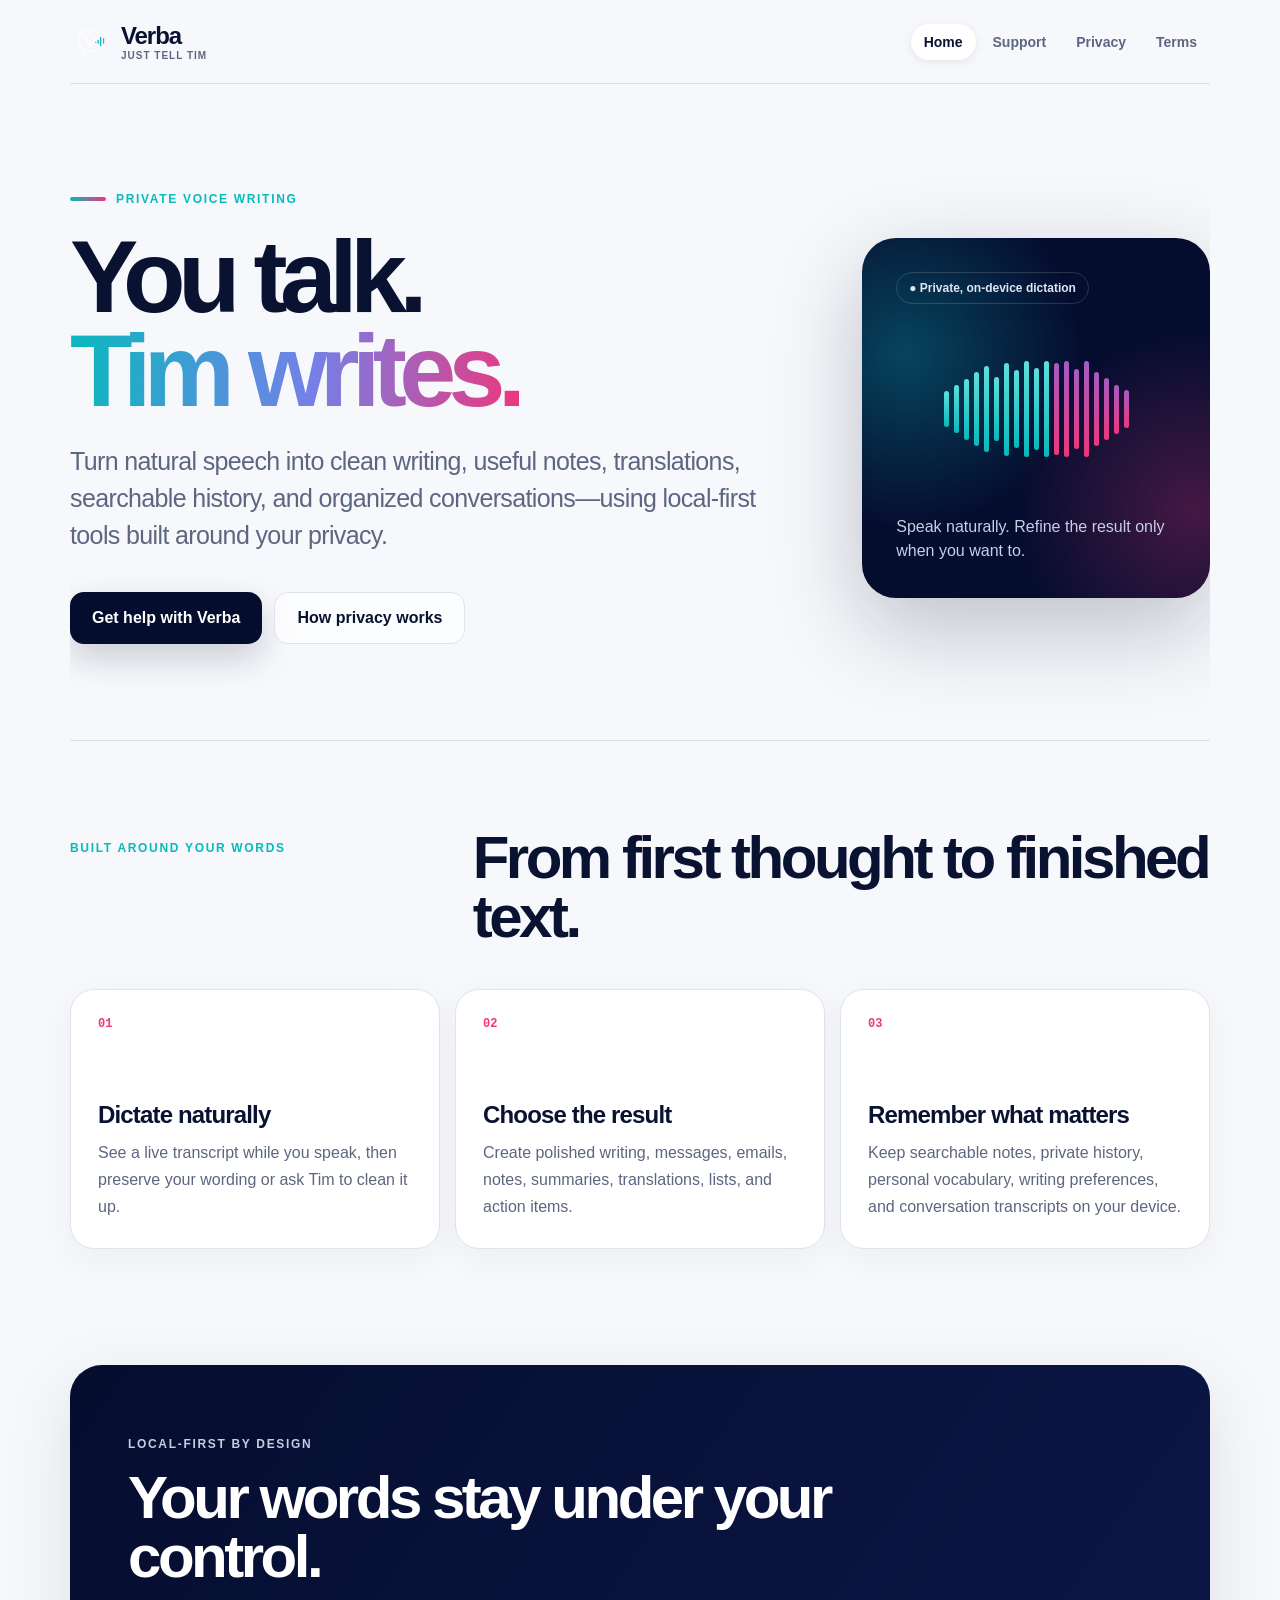
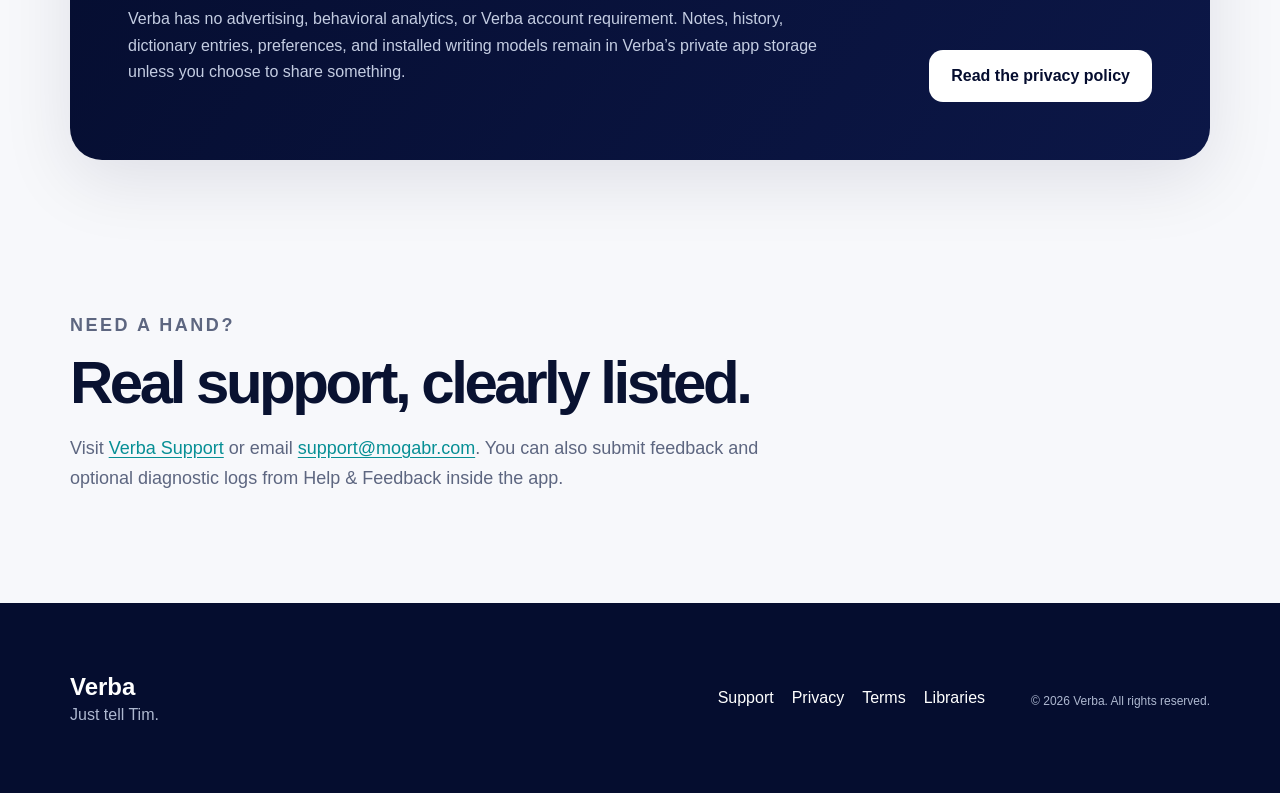
<file: index.html>
<!doctype html>
<html lang="en">
<head>
  <meta charset="utf-8">
  <meta name="viewport" content="width=device-width,initial-scale=1">
  <meta name="description" content="Verba: Just Tell Tim — private, local-first dictation and writing for iPhone and iPad.">
  <meta name="theme-color" content="#050d2f">
  <title>Verba — Just Tell Tim</title>
  <link rel="icon" href="verba-mark.png">
  <link rel="stylesheet" href="styles.css">
</head>
<body>
  <header class="site-header shell">
    <a class="brand" href="./"><img src="verba-mark.png" alt=""><span>Verba<small>Just Tell Tim</small></span></a>
    <nav aria-label="Primary navigation"><a class="active" href="./">Home</a><a href="support/">Support</a><a href="privacy/">Privacy</a><a href="terms/">Terms</a></nav>
  </header>
  <main>
    <section class="hero shell">
      <div class="hero-grid">
        <div>
          <div class="eyebrow">Private voice writing</div>
          <h1>You talk.<br><span class="gradient-text">Tim writes.</span></h1>
          <p class="lede">Turn natural speech into clean writing, useful notes, translations, searchable history, and organized conversations—using local-first tools built around your privacy.</p>
          <div class="actions"><a class="button primary" href="support/">Get help with Verba</a><a class="button secondary" href="privacy/">How privacy works</a></div>
        </div>
        <div class="wave-card" aria-label="Verba sound wave illustration">
          <span class="privacy-pill">● Private, on-device dictation</span>
          <div class="wave" aria-hidden="true"><i style="--h:18"></i><i style="--h:30"></i><i style="--h:43"></i><i style="--h:56"></i><i style="--h:68"></i><i style="--h:46"></i><i style="--h:75"></i><i style="--h:60"></i><i style="--h:86"></i><i style="--h:64"></i><i style="--h:94"></i><i style="--h:74"></i><i style="--h:88"></i><i style="--h:62"></i><i style="--h:78"></i><i style="--h:56"></i><i style="--h:44"></i><i style="--h:31"></i><i style="--h:20"></i></div>
          <p>Speak naturally. Refine the result only when you want to.</p>
        </div>
      </div>
    </section>
    <section class="section shell">
      <div class="section-heading"><p class="kicker">Built around your words</p><h2>From first thought to finished text.</h2></div>
      <div class="card-grid">
        <article class="card"><span class="card-number">01</span><h3>Dictate naturally</h3><p>See a live transcript while you speak, then preserve your wording or ask Tim to clean it up.</p></article>
        <article class="card"><span class="card-number">02</span><h3>Choose the result</h3><p>Create polished writing, messages, emails, notes, summaries, translations, lists, and action items.</p></article>
        <article class="card"><span class="card-number">03</span><h3>Remember what matters</h3><p>Keep searchable notes, private history, personal vocabulary, writing preferences, and conversation transcripts on your device.</p></article>
      </div>
    </section>
    <section class="callout shell"><div><p class="kicker">Local-first by design</p><h2>Your words stay under your control.</h2><p>Verba has no advertising, behavioral analytics, or Verba account requirement. Notes, history, dictionary entries, preferences, and installed writing models remain in Verba’s private app storage unless you choose to share something.</p></div><a class="button" href="privacy/">Read the privacy policy</a></section>
    <section class="contact shell"><p class="kicker">Need a hand?</p><h2>Real support, clearly listed.</h2><p>Visit <a href="support/">Verba Support</a> or email <a href="mailto:support@mogabr.com">support@mogabr.com</a>. You can also submit feedback and optional diagnostic logs from Help &amp; Feedback inside the app.</p></section>
  </main>
  <footer><div class="footer-inner shell"><div><strong>Verba</strong><p>Just tell Tim.</p></div><div class="footer-links"><a href="support/">Support</a><a href="privacy/">Privacy</a><a href="terms/">Terms</a><a href="licenses/">Libraries</a></div><p class="copyright">© 2026 Verba. All rights reserved.</p></div></footer>
</body>
</html>
</file>
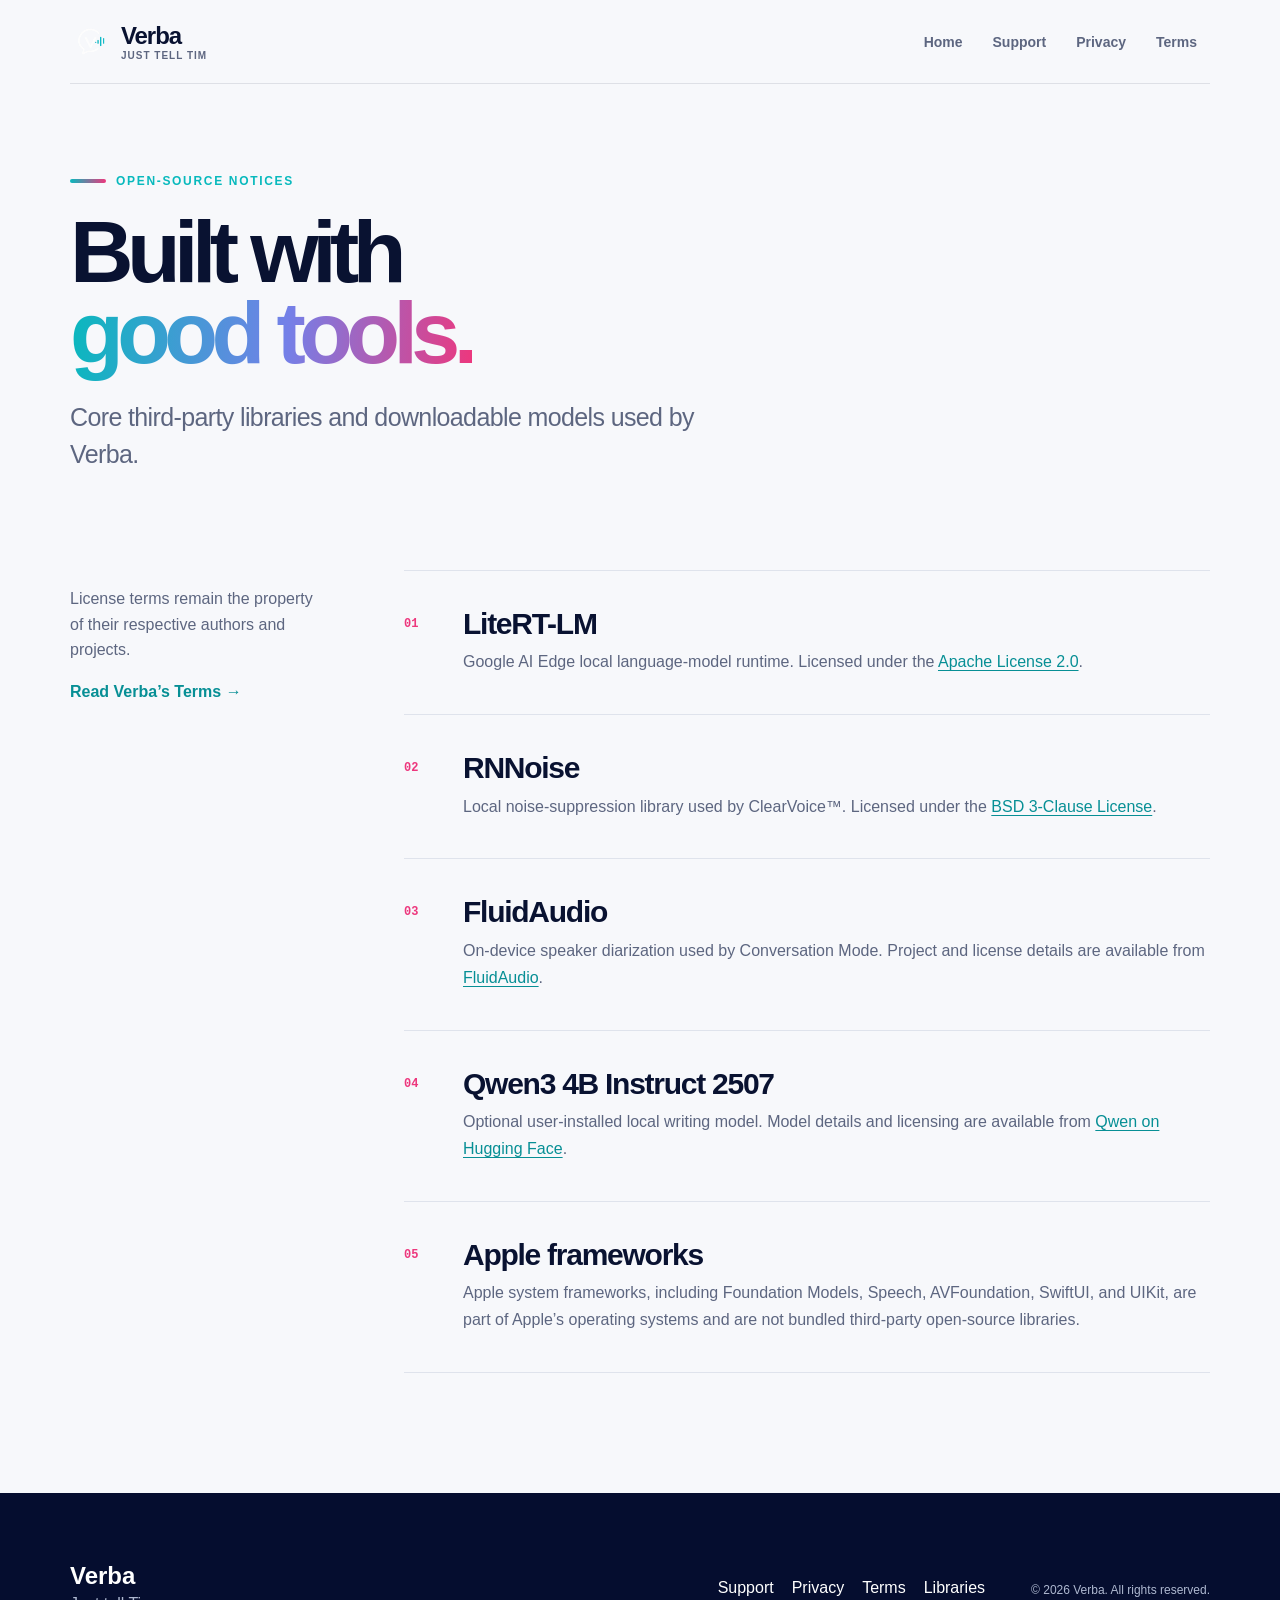
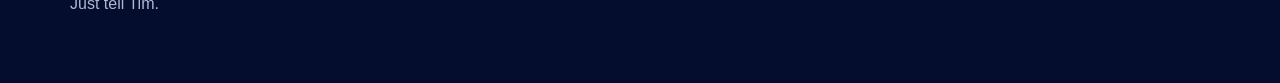
<file: licenses/index.html>
<!doctype html>
<html lang="en">
<head><meta charset="utf-8"><meta name="viewport" content="width=device-width,initial-scale=1"><meta name="description" content="Third-party software and model notices for Verba."><title>Third-Party Libraries — Verba</title><link rel="icon" href="../verba-mark.png"><link rel="stylesheet" href="../styles.css"></head>
<body>
  <header class="site-header shell"><a class="brand" href="../"><img src="../verba-mark.png" alt=""><span>Verba<small>Just Tell Tim</small></span></a><nav><a href="../">Home</a><a href="../support/">Support</a><a href="../privacy/">Privacy</a><a href="../terms/">Terms</a></nav></header>
  <main>
    <section class="policy-hero shell"><div class="eyebrow">Open-source notices</div><h1>Built with<br><span class="gradient-text">good tools.</span></h1><p class="lede">Core third-party libraries and downloadable models used by Verba.</p></section>
    <div class="policy-layout shell"><aside><p>License terms remain the property of their respective authors and projects.</p><p><a href="../terms/">Read Verba’s Terms →</a></p></aside>
      <article class="prose">
        <section><span>01</span><div><h2>LiteRT-LM</h2><p>Google AI Edge local language-model runtime. Licensed under the <a href="https://www.apache.org/licenses/LICENSE-2.0">Apache License 2.0</a>.</p></div></section>
        <section><span>02</span><div><h2>RNNoise</h2><p>Local noise-suppression library used by ClearVoice™. Licensed under the <a href="https://github.com/xiph/rnnoise/blob/main/COPYING">BSD 3-Clause License</a>.</p></div></section>
        <section><span>03</span><div><h2>FluidAudio</h2><p>On-device speaker diarization used by Conversation Mode. Project and license details are available from <a href="https://github.com/FluidInference/FluidAudio">FluidAudio</a>.</p></div></section>
        <section><span>04</span><div><h2>Qwen3 4B Instruct 2507</h2><p>Optional user-installed local writing model. Model details and licensing are available from <a href="https://huggingface.co/Qwen/Qwen3-4B-Instruct-2507">Qwen on Hugging Face</a>.</p></div></section>
        <section><span>05</span><div><h2>Apple frameworks</h2><p>Apple system frameworks, including Foundation Models, Speech, AVFoundation, SwiftUI, and UIKit, are part of Apple’s operating systems and are not bundled third-party open-source libraries.</p></div></section>
      </article>
    </div>
  </main>
  <footer><div class="footer-inner shell"><div><strong>Verba</strong><p>Just tell Tim.</p></div><div class="footer-links"><a href="../support/">Support</a><a href="../privacy/">Privacy</a><a href="../terms/">Terms</a><a href="./">Libraries</a></div><p class="copyright">© 2026 Verba. All rights reserved.</p></div></footer>
</body></html>
</file>
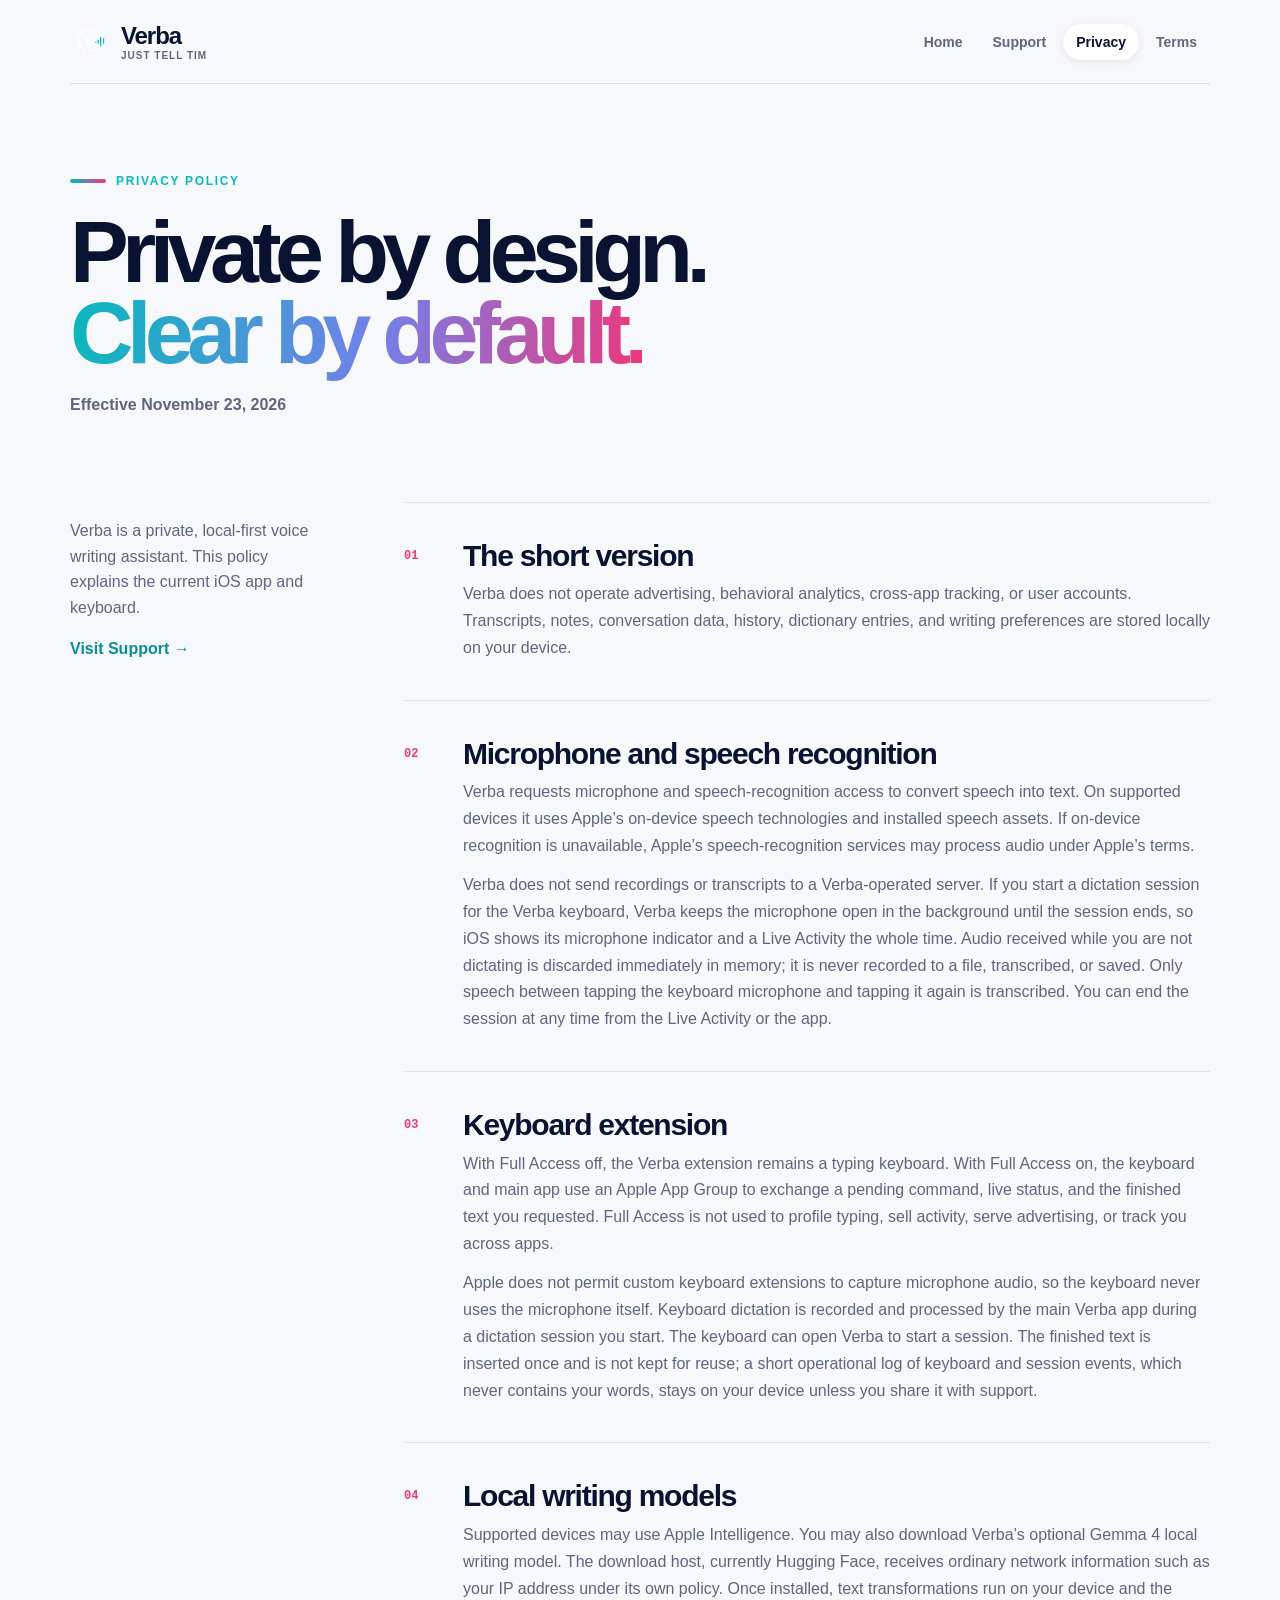
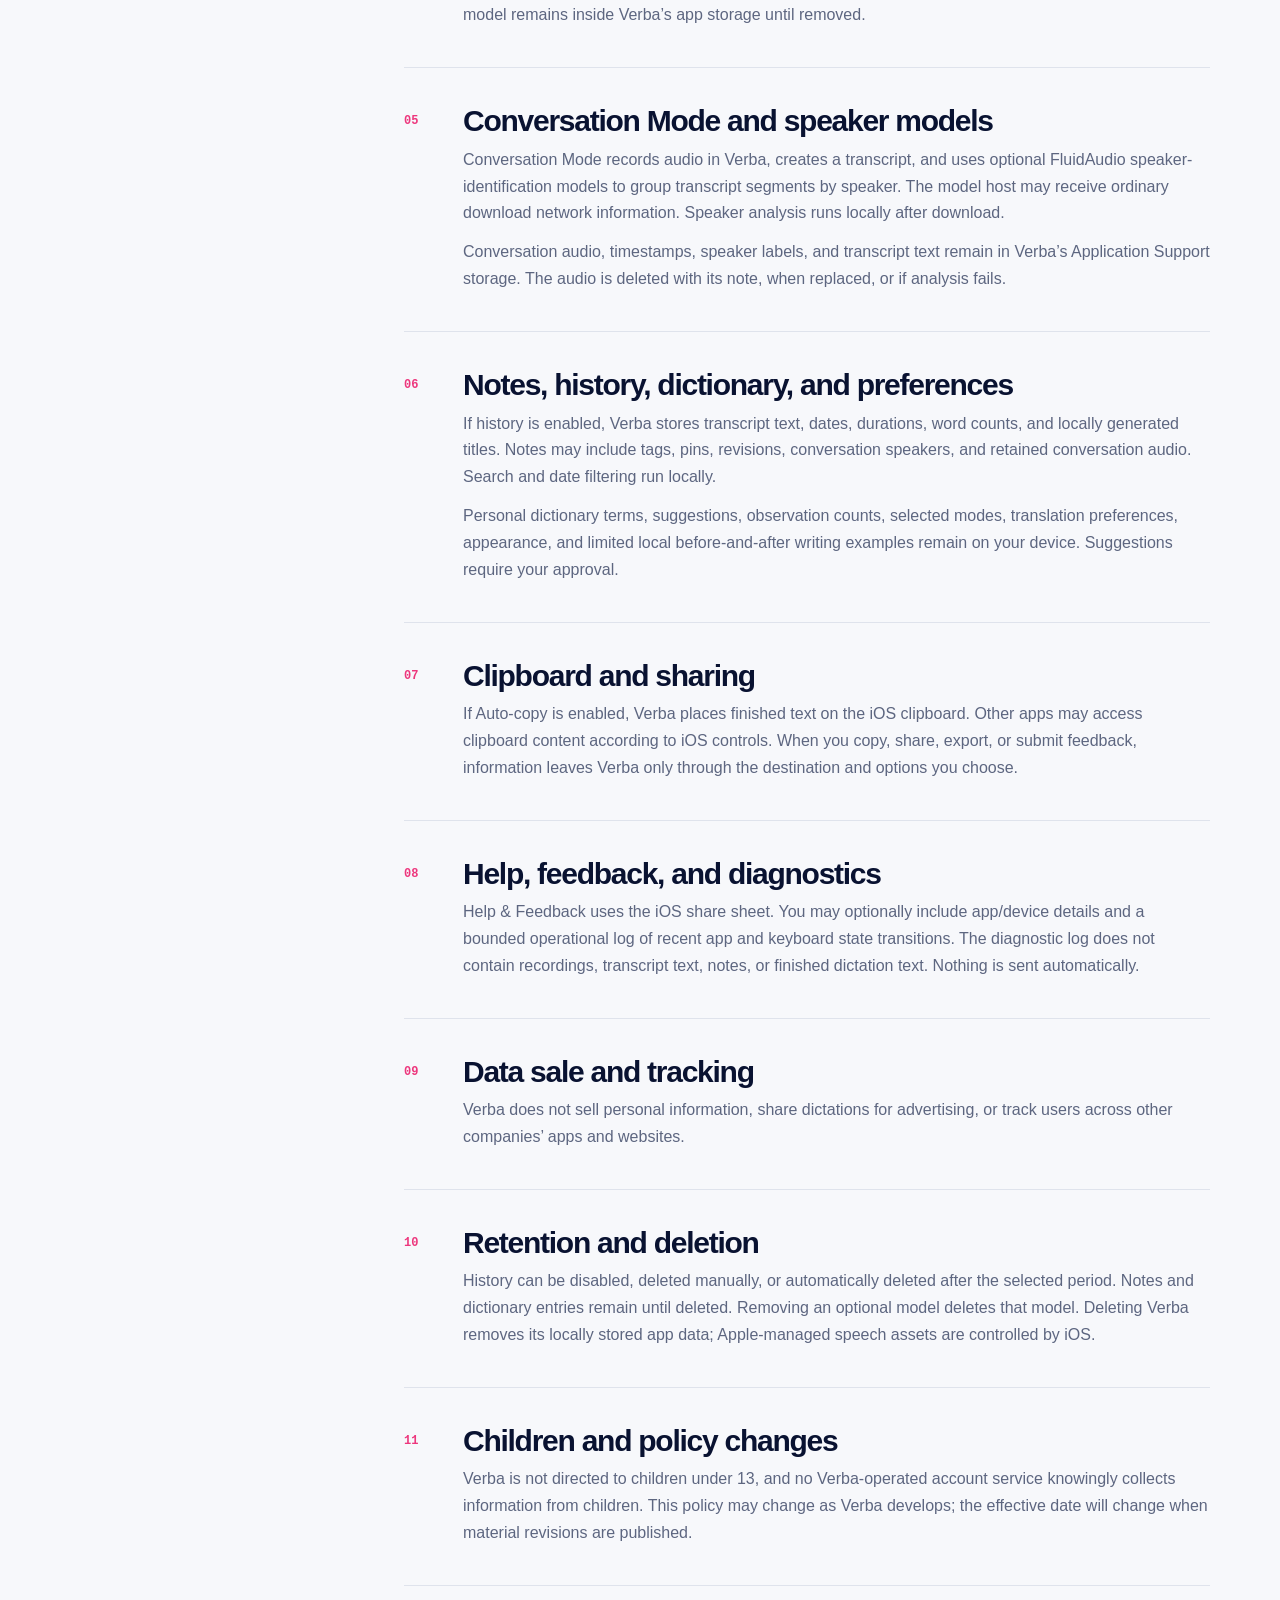
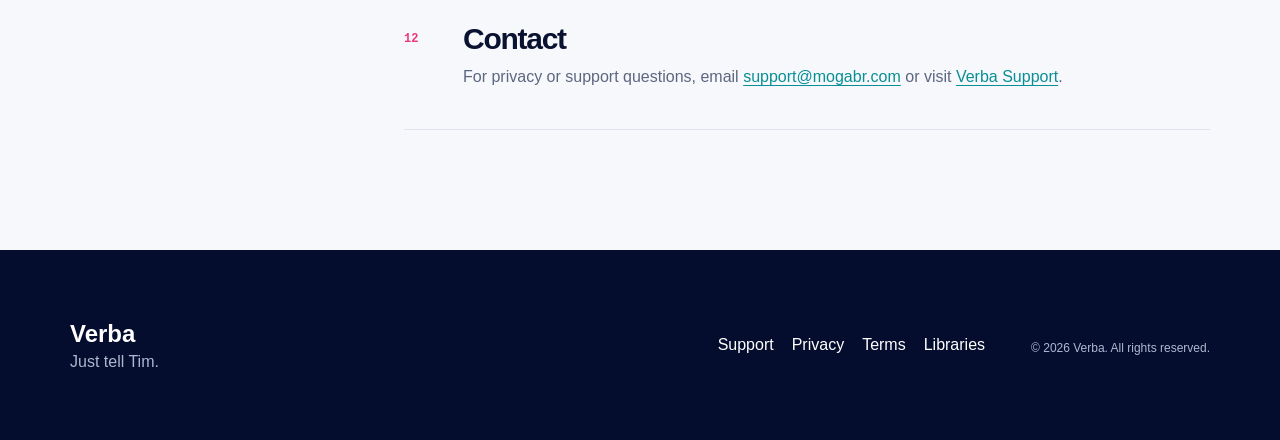
<file: privacy/index.html>
<!doctype html>
<html lang="en">
<head><meta charset="utf-8"><meta name="viewport" content="width=device-width,initial-scale=1"><meta name="description" content="Privacy Policy for Verba: Just Tell Tim."><title>Privacy Policy — Verba</title><link rel="icon" href="../verba-mark.png"><link rel="stylesheet" href="../styles.css"></head>
<body>
  <header class="site-header shell"><a class="brand" href="../"><img src="../verba-mark.png" alt=""><span>Verba<small>Just Tell Tim</small></span></a><nav><a href="../">Home</a><a href="../support/">Support</a><a class="active" href="./">Privacy</a><a href="../terms/">Terms</a></nav></header>
  <main>
    <section class="policy-hero shell"><div class="eyebrow">Privacy Policy</div><h1>Private by design.<br><span class="gradient-text">Clear by default.</span></h1><p class="legal-date">Effective November 23, 2026</p></section>
    <div class="policy-layout shell"><aside><p>Verba is a private, local-first voice writing assistant. This policy explains the current iOS app and keyboard.</p><p><a href="../support/">Visit Support →</a></p></aside>
      <article class="prose">
        <section><span>01</span><div><h2>The short version</h2><p>Verba does not operate advertising, behavioral analytics, cross-app tracking, or user accounts. Transcripts, notes, conversation data, history, dictionary entries, and writing preferences are stored locally on your device.</p></div></section>
        <section><span>02</span><div><h2>Microphone and speech recognition</h2><p>Verba requests microphone and speech-recognition access to convert speech into text. On supported devices it uses Apple’s on-device speech technologies and installed speech assets. If on-device recognition is unavailable, Apple’s speech-recognition services may process audio under Apple’s terms.</p><p>Verba does not send recordings or transcripts to a Verba-operated server. If you start a dictation session for the Verba keyboard, Verba keeps the microphone open in the background until the session ends, so iOS shows its microphone indicator and a Live Activity the whole time. Audio received while you are not dictating is discarded immediately in memory; it is never recorded to a file, transcribed, or saved. Only speech between tapping the keyboard microphone and tapping it again is transcribed. You can end the session at any time from the Live Activity or the app.</p></div></section>
        <section><span>03</span><div><h2>Keyboard extension</h2><p>With Full Access off, the Verba extension remains a typing keyboard. With Full Access on, the keyboard and main app use an Apple App Group to exchange a pending command, live status, and the finished text you requested. Full Access is not used to profile typing, sell activity, serve advertising, or track you across apps.</p><p>Apple does not permit custom keyboard extensions to capture microphone audio, so the keyboard never uses the microphone itself. Keyboard dictation is recorded and processed by the main Verba app during a dictation session you start. The keyboard can open Verba to start a session. The finished text is inserted once and is not kept for reuse; a short operational log of keyboard and session events, which never contains your words, stays on your device unless you share it with support.</p></div></section>
        <section><span>04</span><div><h2>Local writing models</h2><p>Supported devices may use Apple Intelligence. You may also download Verba’s optional Gemma 4 local writing model. The download host, currently Hugging Face, receives ordinary network information such as your IP address under its own policy. Once installed, text transformations run on your device and the model remains inside Verba’s app storage until removed.</p></div></section>
        <section><span>05</span><div><h2>Conversation Mode and speaker models</h2><p>Conversation Mode records audio in Verba, creates a transcript, and uses optional FluidAudio speaker-identification models to group transcript segments by speaker. The model host may receive ordinary download network information. Speaker analysis runs locally after download.</p><p>Conversation audio, timestamps, speaker labels, and transcript text remain in Verba’s Application Support storage. The audio is deleted with its note, when replaced, or if analysis fails.</p></div></section>
        <section><span>06</span><div><h2>Notes, history, dictionary, and preferences</h2><p>If history is enabled, Verba stores transcript text, dates, durations, word counts, and locally generated titles. Notes may include tags, pins, revisions, conversation speakers, and retained conversation audio. Search and date filtering run locally.</p><p>Personal dictionary terms, suggestions, observation counts, selected modes, translation preferences, appearance, and limited local before-and-after writing examples remain on your device. Suggestions require your approval.</p></div></section>
        <section><span>07</span><div><h2>Clipboard and sharing</h2><p>If Auto-copy is enabled, Verba places finished text on the iOS clipboard. Other apps may access clipboard content according to iOS controls. When you copy, share, export, or submit feedback, information leaves Verba only through the destination and options you choose.</p></div></section>
        <section><span>08</span><div><h2>Help, feedback, and diagnostics</h2><p>Help &amp; Feedback uses the iOS share sheet. You may optionally include app/device details and a bounded operational log of recent app and keyboard state transitions. The diagnostic log does not contain recordings, transcript text, notes, or finished dictation text. Nothing is sent automatically.</p></div></section>
        <section><span>09</span><div><h2>Data sale and tracking</h2><p>Verba does not sell personal information, share dictations for advertising, or track users across other companies’ apps and websites.</p></div></section>
        <section><span>10</span><div><h2>Retention and deletion</h2><p>History can be disabled, deleted manually, or automatically deleted after the selected period. Notes and dictionary entries remain until deleted. Removing an optional model deletes that model. Deleting Verba removes its locally stored app data; Apple-managed speech assets are controlled by iOS.</p></div></section>
        <section><span>11</span><div><h2>Children and policy changes</h2><p>Verba is not directed to children under 13, and no Verba-operated account service knowingly collects information from children. This policy may change as Verba develops; the effective date will change when material revisions are published.</p></div></section>
        <section><span>12</span><div><h2>Contact</h2><p>For privacy or support questions, email <a href="mailto:support@mogabr.com">support@mogabr.com</a> or visit <a href="../support/">Verba Support</a>.</p></div></section>
      </article>
    </div>
  </main>
  <footer><div class="footer-inner shell"><div><strong>Verba</strong><p>Just tell Tim.</p></div><div class="footer-links"><a href="../support/">Support</a><a href="./">Privacy</a><a href="../terms/">Terms</a><a href="../licenses/">Libraries</a></div><p class="copyright">© 2026 Verba. All rights reserved.</p></div></footer>
</body></html>
</file>
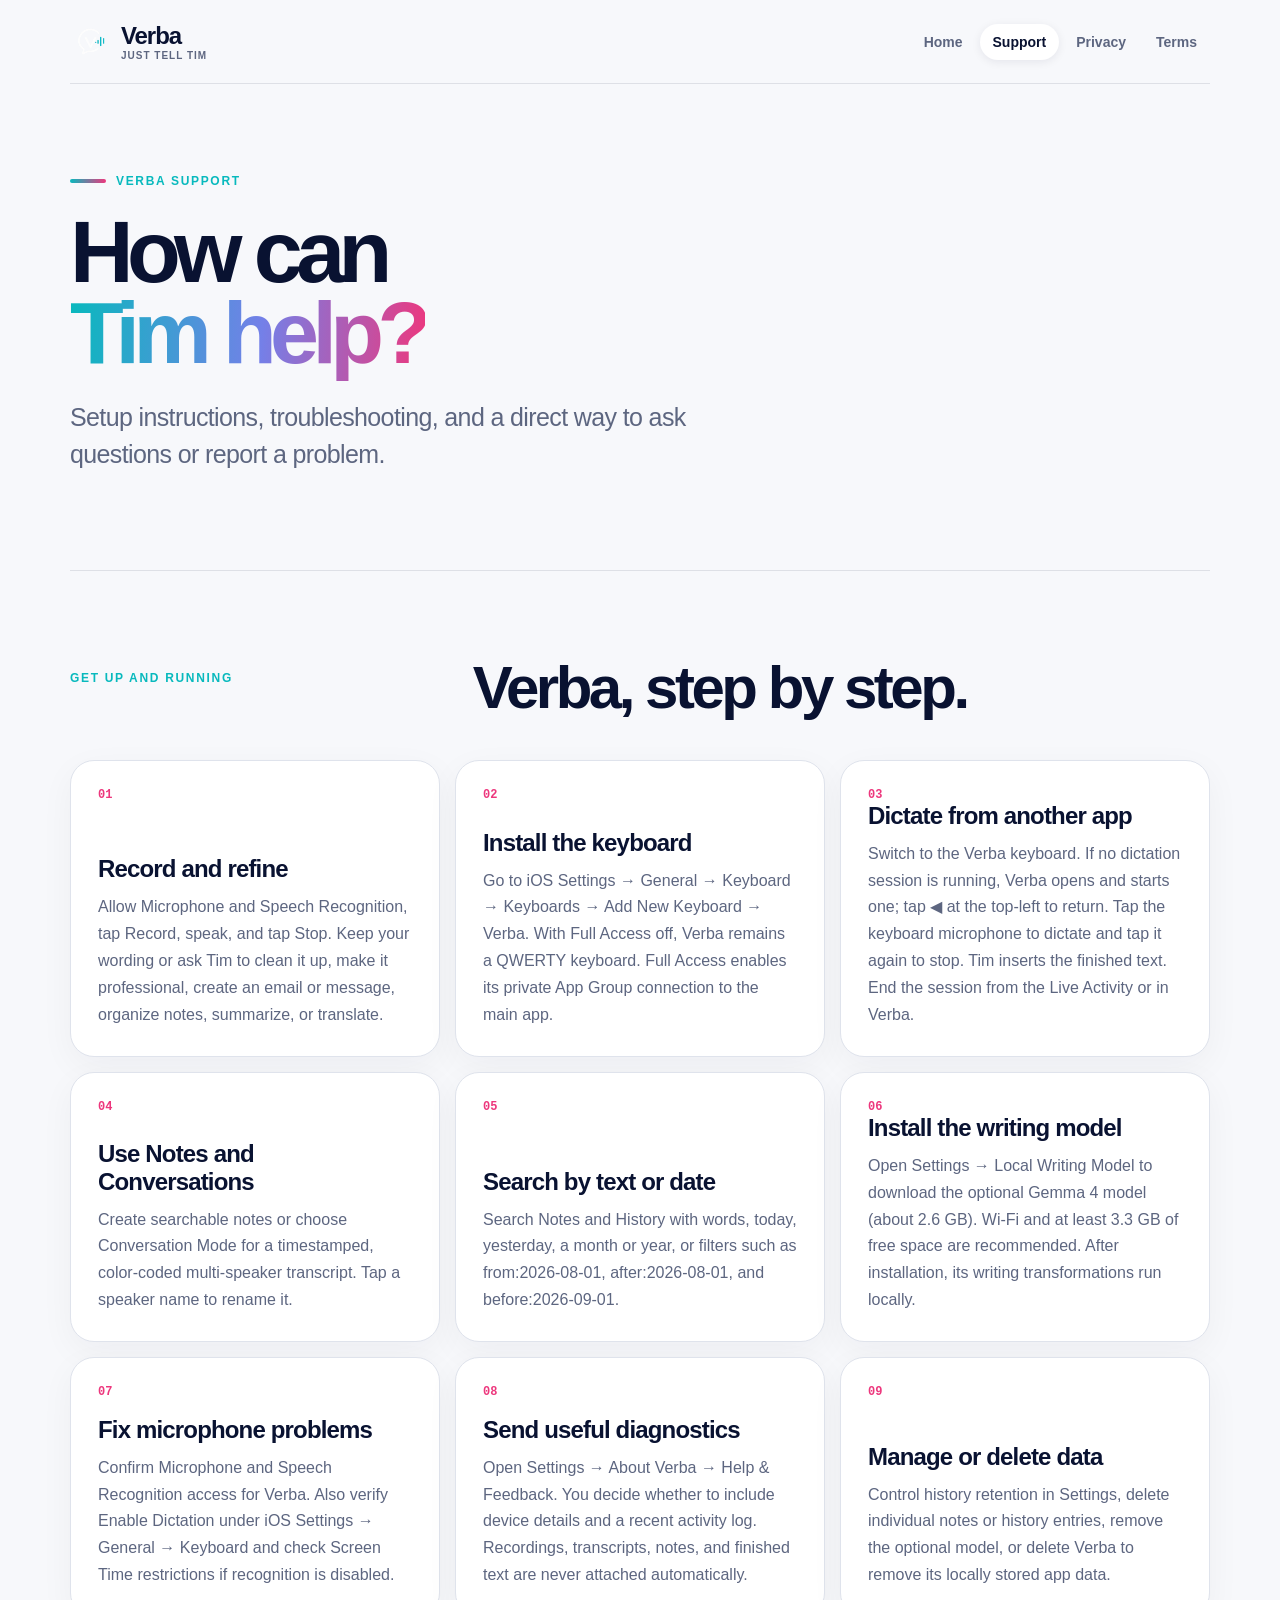
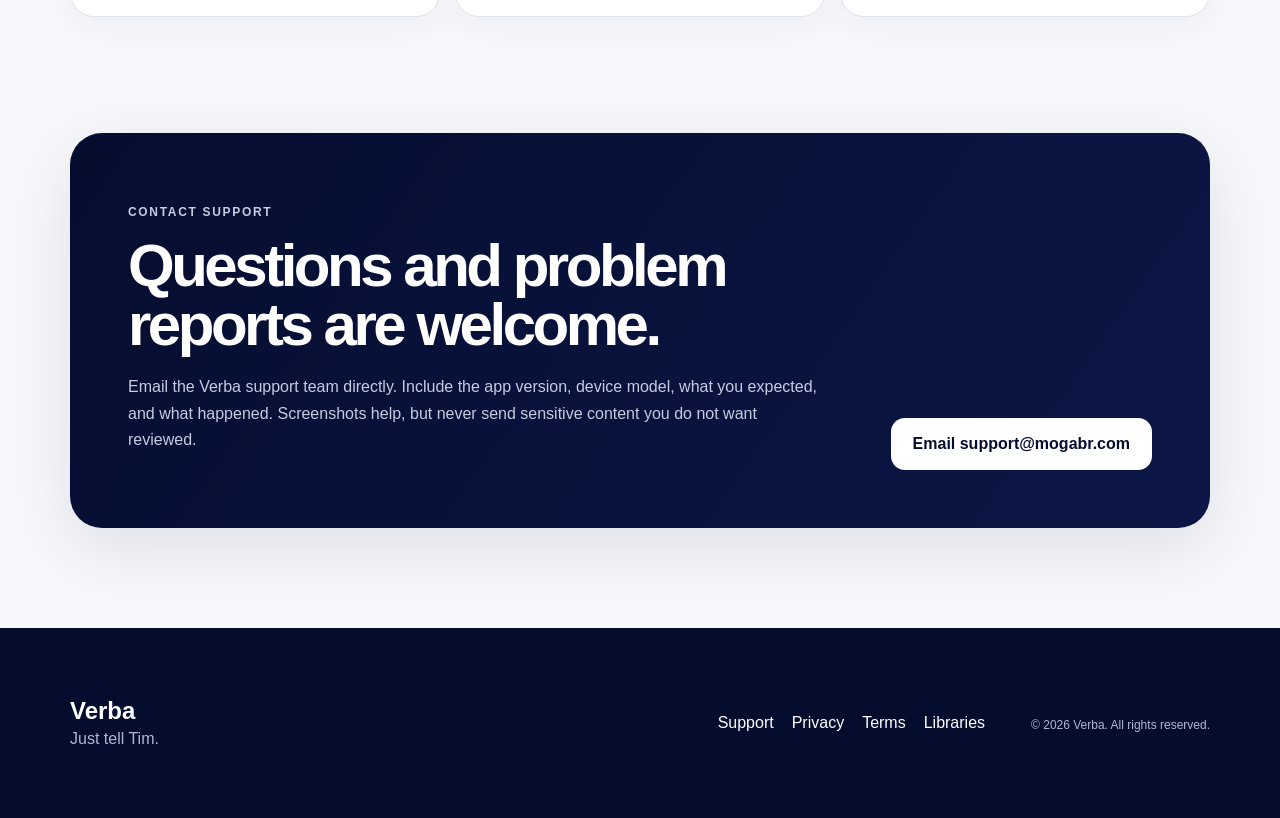
<file: support/index.html>
<!doctype html>
<html lang="en">
<head><meta charset="utf-8"><meta name="viewport" content="width=device-width,initial-scale=1"><meta name="description" content="Official support and contact information for Verba: Just Tell Tim."><title>Support — Verba</title><link rel="icon" href="../verba-mark.png"><link rel="stylesheet" href="../styles.css"></head>
<body>
  <header class="site-header shell"><a class="brand" href="../"><img src="../verba-mark.png" alt=""><span>Verba<small>Just Tell Tim</small></span></a><nav><a href="../">Home</a><a class="active" href="./">Support</a><a href="../privacy/">Privacy</a><a href="../terms/">Terms</a></nav></header>
  <main>
    <section class="policy-hero shell"><div class="eyebrow">Verba Support</div><h1>How can<br><span class="gradient-text">Tim help?</span></h1><p class="lede">Setup instructions, troubleshooting, and a direct way to ask questions or report a problem.</p></section>
    <section class="section shell" id="getting-started"><div class="section-heading"><p class="kicker">Get up and running</p><h2>Verba, step by step.</h2></div>
      <div class="card-grid">
        <article class="card"><span class="card-number">01</span><h3>Record and refine</h3><p>Allow Microphone and Speech Recognition, tap Record, speak, and tap Stop. Keep your wording or ask Tim to clean it up, make it professional, create an email or message, organize notes, summarize, or translate.</p></article>
        <article class="card"><span class="card-number">02</span><h3>Install the keyboard</h3><p>Go to iOS Settings → General → Keyboard → Keyboards → Add New Keyboard → Verba. With Full Access off, Verba remains a QWERTY keyboard. Full Access enables its private App Group connection to the main app.</p></article>
        <article class="card"><span class="card-number">03</span><h3>Dictate from another app</h3><p>Switch to the Verba keyboard. If no dictation session is running, Verba opens and starts one; tap ◀ at the top-left to return. Tap the keyboard microphone to dictate and tap it again to stop. Tim inserts the finished text. End the session from the Live Activity or in Verba.</p></article>
        <article class="card"><span class="card-number">04</span><h3>Use Notes and Conversations</h3><p>Create searchable notes or choose Conversation Mode for a timestamped, color-coded multi-speaker transcript. Tap a speaker name to rename it.</p></article>
        <article class="card"><span class="card-number">05</span><h3>Search by text or date</h3><p>Search Notes and History with words, today, yesterday, a month or year, or filters such as from:2026-08-01, after:2026-08-01, and before:2026-09-01.</p></article>
        <article class="card"><span class="card-number">06</span><h3>Install the writing model</h3><p>Open Settings → Local Writing Model to download the optional Gemma 4 model (about 2.6 GB). Wi-Fi and at least 3.3 GB of free space are recommended. After installation, its writing transformations run locally.</p></article>
        <article class="card"><span class="card-number">07</span><h3>Fix microphone problems</h3><p>Confirm Microphone and Speech Recognition access for Verba. Also verify Enable Dictation under iOS Settings → General → Keyboard and check Screen Time restrictions if recognition is disabled.</p></article>
        <article class="card"><span class="card-number">08</span><h3>Send useful diagnostics</h3><p>Open Settings → About Verba → Help &amp; Feedback. You decide whether to include device details and a recent activity log. Recordings, transcripts, notes, and finished text are never attached automatically.</p></article>
        <article class="card"><span class="card-number">09</span><h3>Manage or delete data</h3><p>Control history retention in Settings, delete individual notes or history entries, remove the optional model, or delete Verba to remove its locally stored app data.</p></article>
      </div>
    </section>
    <section class="callout shell"><div><p class="kicker">Contact support</p><h2>Questions and problem reports are welcome.</h2><p>Email the Verba support team directly. Include the app version, device model, what you expected, and what happened. Screenshots help, but never send sensitive content you do not want reviewed.</p></div><a class="button" href="mailto:support@mogabr.com?subject=Verba%20Support">Email support@mogabr.com</a></section>
  </main>
  <footer><div class="footer-inner shell"><div><strong>Verba</strong><p>Just tell Tim.</p></div><div class="footer-links"><a href="./">Support</a><a href="../privacy/">Privacy</a><a href="../terms/">Terms</a><a href="../licenses/">Libraries</a></div><p class="copyright">© 2026 Verba. All rights reserved.</p></div></footer>
</body></html>
</file>
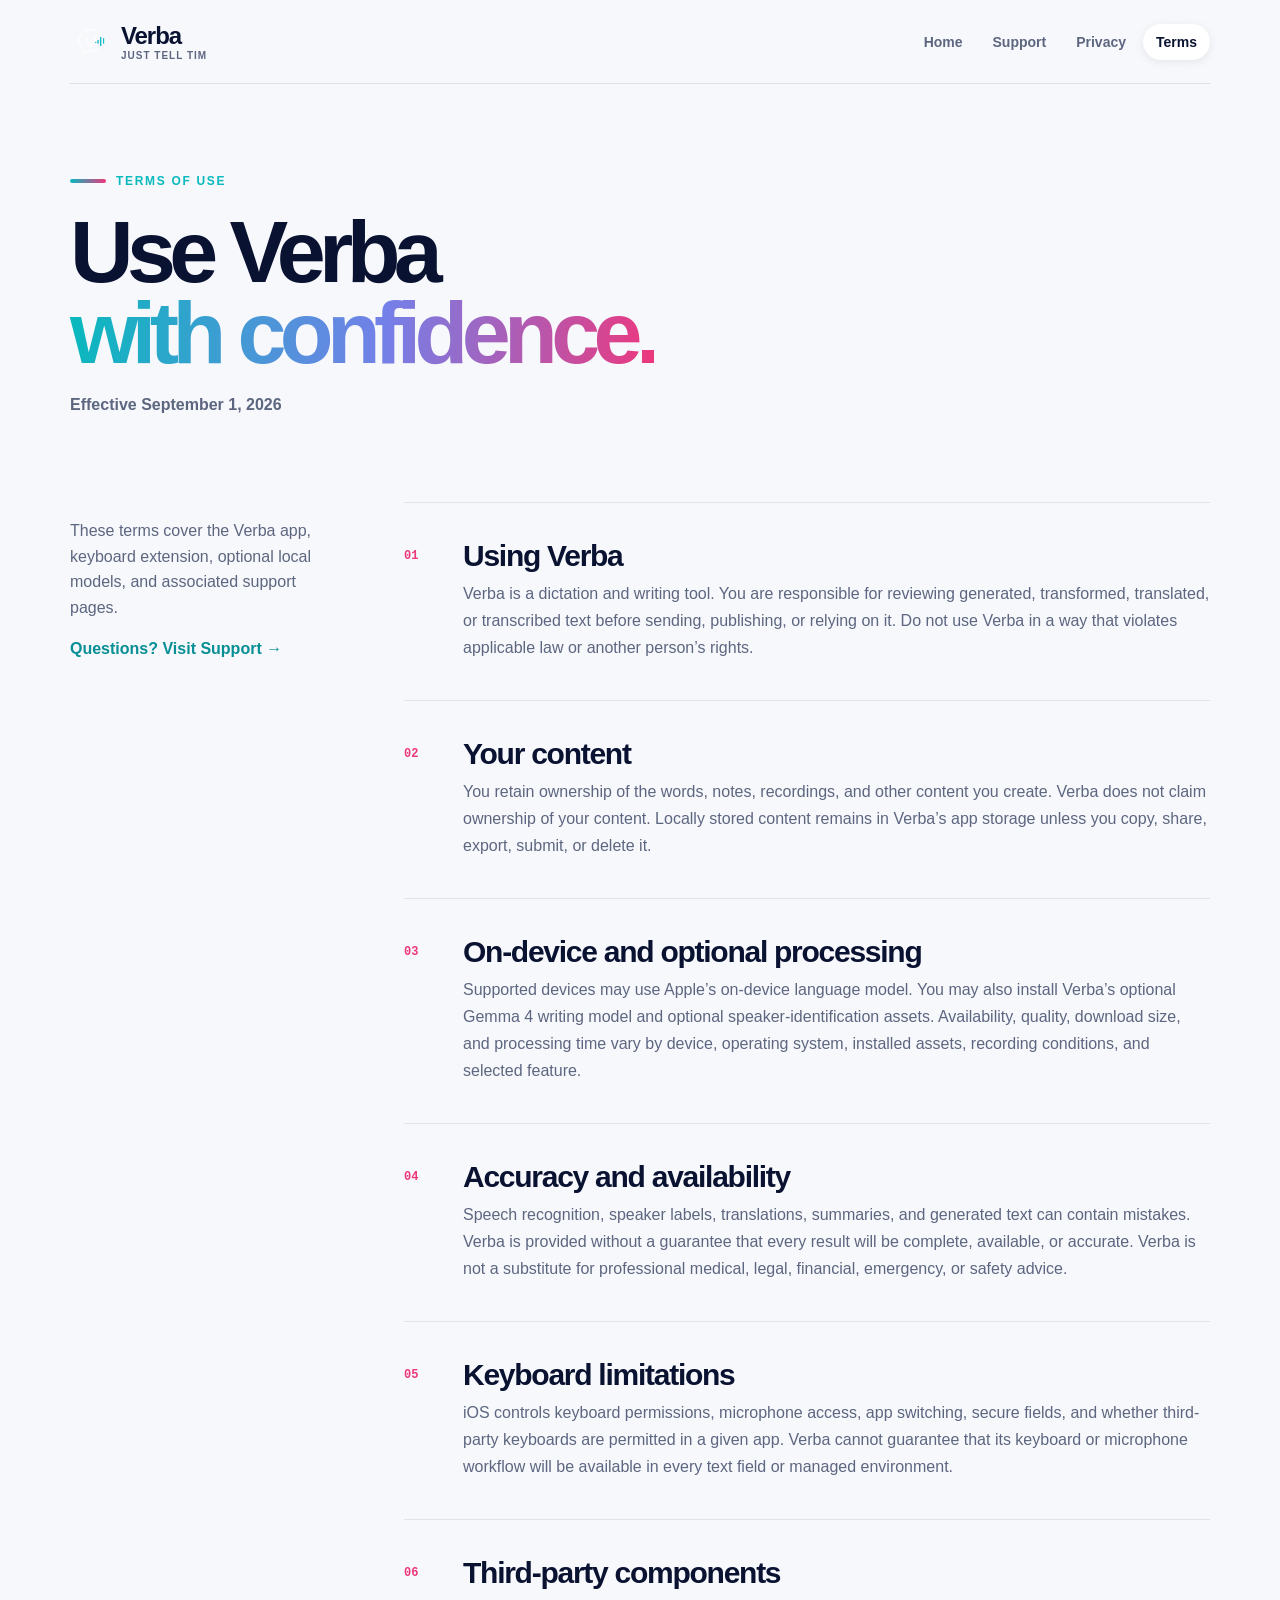
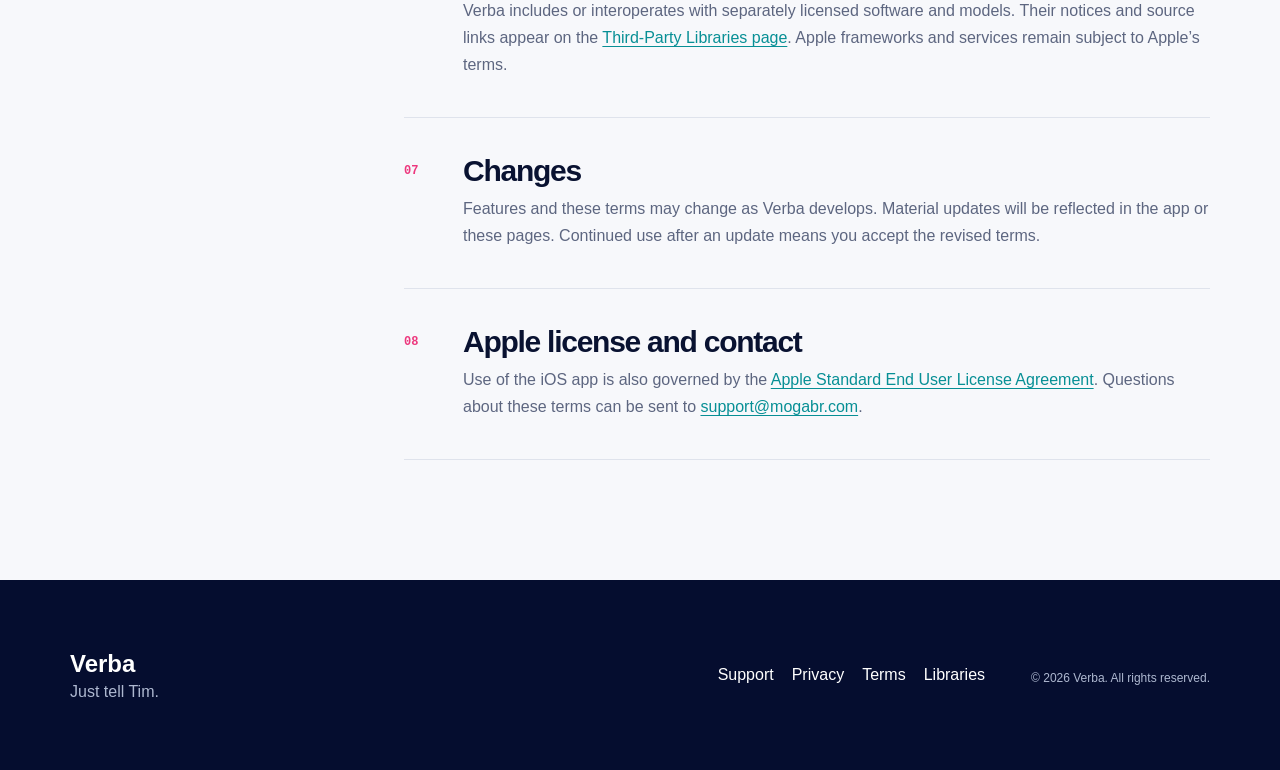
<file: terms/index.html>
<!doctype html>
<html lang="en">
<head><meta charset="utf-8"><meta name="viewport" content="width=device-width,initial-scale=1"><meta name="description" content="Terms of Use for Verba: Just Tell Tim."><title>Terms of Use — Verba</title><link rel="icon" href="../verba-mark.png"><link rel="stylesheet" href="../styles.css"></head>
<body>
  <header class="site-header shell"><a class="brand" href="../"><img src="../verba-mark.png" alt=""><span>Verba<small>Just Tell Tim</small></span></a><nav><a href="../">Home</a><a href="../support/">Support</a><a href="../privacy/">Privacy</a><a class="active" href="./">Terms</a></nav></header>
  <main>
    <section class="policy-hero shell"><div class="eyebrow">Terms of Use</div><h1>Use Verba<br><span class="gradient-text">with confidence.</span></h1><p class="legal-date">Effective September 1, 2026</p></section>
    <div class="policy-layout shell"><aside><p>These terms cover the Verba app, keyboard extension, optional local models, and associated support pages.</p><p><a href="../support/">Questions? Visit Support →</a></p></aside>
      <article class="prose">
        <section><span>01</span><div><h2>Using Verba</h2><p>Verba is a dictation and writing tool. You are responsible for reviewing generated, transformed, translated, or transcribed text before sending, publishing, or relying on it. Do not use Verba in a way that violates applicable law or another person’s rights.</p></div></section>
        <section><span>02</span><div><h2>Your content</h2><p>You retain ownership of the words, notes, recordings, and other content you create. Verba does not claim ownership of your content. Locally stored content remains in Verba’s app storage unless you copy, share, export, submit, or delete it.</p></div></section>
        <section><span>03</span><div><h2>On-device and optional processing</h2><p>Supported devices may use Apple’s on-device language model. You may also install Verba’s optional Gemma 4 writing model and optional speaker-identification assets. Availability, quality, download size, and processing time vary by device, operating system, installed assets, recording conditions, and selected feature.</p></div></section>
        <section><span>04</span><div><h2>Accuracy and availability</h2><p>Speech recognition, speaker labels, translations, summaries, and generated text can contain mistakes. Verba is provided without a guarantee that every result will be complete, available, or accurate. Verba is not a substitute for professional medical, legal, financial, emergency, or safety advice.</p></div></section>
        <section><span>05</span><div><h2>Keyboard limitations</h2><p>iOS controls keyboard permissions, microphone access, app switching, secure fields, and whether third-party keyboards are permitted in a given app. Verba cannot guarantee that its keyboard or microphone workflow will be available in every text field or managed environment.</p></div></section>
        <section><span>06</span><div><h2>Third-party components</h2><p>Verba includes or interoperates with separately licensed software and models. Their notices and source links appear on the <a href="../licenses/">Third-Party Libraries page</a>. Apple frameworks and services remain subject to Apple’s terms.</p></div></section>
        <section><span>07</span><div><h2>Changes</h2><p>Features and these terms may change as Verba develops. Material updates will be reflected in the app or these pages. Continued use after an update means you accept the revised terms.</p></div></section>
        <section><span>08</span><div><h2>Apple license and contact</h2><p>Use of the iOS app is also governed by the <a href="https://www.apple.com/legal/internet-services/itunes/dev/stdeula/">Apple Standard End User License Agreement</a>. Questions about these terms can be sent to <a href="mailto:support@mogabr.com">support@mogabr.com</a>.</p></div></section>
      </article>
    </div>
  </main>
  <footer><div class="footer-inner shell"><div><strong>Verba</strong><p>Just tell Tim.</p></div><div class="footer-links"><a href="../support/">Support</a><a href="../privacy/">Privacy</a><a href="./">Terms</a><a href="../licenses/">Libraries</a></div><p class="copyright">© 2026 Verba. All rights reserved.</p></div></footer>
</body></html>
</file>
<file: styles.css>
:root {
  --navy: #050d2f;
  --navy-2: #0c1747;
  --teal: #08b9bd;
  --teal-light: #5ee0db;
  --pink: #ed377d;
  --paper: #f7f8fb;
  --white: #fff;
  --ink: #091231;
  --muted: #5d6680;
  --line: #dfe3ec;
  --shadow: 0 20px 70px rgba(5, 13, 47, .1);
}

* { box-sizing: border-box; }
html { scroll-behavior: smooth; }
body { margin: 0; color: var(--ink); background: var(--paper); font-family: Inter, ui-sans-serif, -apple-system, BlinkMacSystemFont, "Segoe UI", sans-serif; }
a { color: inherit; text-decoration: none; }
.shell { width: min(1140px, calc(100% - 40px)); margin-inline: auto; }

.site-header { min-height: 84px; display: flex; align-items: center; justify-content: space-between; gap: 24px; border-bottom: 1px solid rgba(5,13,47,.1); }
.brand { display: flex; align-items: center; gap: 11px; font-size: 24px; font-weight: 760; letter-spacing: -.045em; }
.brand img { width: 40px; height: 40px; object-fit: contain; }
.brand small { display: block; color: var(--muted); font-size: 10px; font-weight: 700; letter-spacing: .1em; text-transform: uppercase; }
nav { display: flex; align-items: center; gap: 4px; flex-wrap: wrap; justify-content: flex-end; }
nav a { color: var(--muted); padding: 10px 13px; border-radius: 999px; font-size: 14px; font-weight: 680; }
nav a:hover, nav a.active { color: var(--ink); background: var(--white); box-shadow: 0 2px 10px rgba(5,13,47,.08); }

.hero { padding: 108px 0 96px; position: relative; overflow: hidden; }
.hero-grid { display: grid; grid-template-columns: minmax(0,1.35fr) minmax(300px,.65fr); gap: 70px; align-items: center; }
.eyebrow, .kicker { color: var(--teal); font-size: 12px; font-weight: 800; letter-spacing: .14em; text-transform: uppercase; }
.eyebrow { display: flex; align-items: center; gap: 10px; }
.eyebrow::before { content: ""; width: 36px; height: 4px; border-radius: 9px; background: linear-gradient(90deg,var(--teal),var(--pink)); }
h1 { max-width: 870px; margin: 24px 0 22px; font-size: clamp(56px, 8vw, 104px); line-height: .92; letter-spacing: -.075em; font-weight: 720; }
.gradient-text { color: transparent; background: linear-gradient(95deg,var(--teal),#7480e8 54%,var(--pink)); background-clip: text; -webkit-background-clip: text; }
.lede { max-width: 690px; color: var(--muted); font-size: clamp(19px,2.2vw,25px); line-height: 1.48; letter-spacing: -.025em; }
.actions { display: flex; flex-wrap: wrap; gap: 12px; margin-top: 38px; }
.button { min-height: 52px; display: inline-flex; align-items: center; justify-content: center; padding: 0 22px; border-radius: 14px; font-weight: 750; transition: .18s ease; }
.button.primary { color: white; background: var(--navy); box-shadow: 0 14px 34px rgba(5,13,47,.18); }
.button.secondary { border: 1px solid var(--line); background: rgba(255,255,255,.7); }
.button:hover { transform: translateY(-2px); }

.wave-card { min-height: 360px; padding: 34px; display: flex; flex-direction: column; justify-content: space-between; color: white; background: var(--navy); border-radius: 34px; box-shadow: 0 30px 90px rgba(5,13,47,.24); overflow: hidden; position: relative; }
.wave-card::before { content: ""; position: absolute; inset: -25%; background: radial-gradient(circle at 25% 38%,rgba(8,185,189,.32),transparent 34%), radial-gradient(circle at 80% 67%,rgba(237,55,125,.27),transparent 32%); }
.wave-card > * { position: relative; }
.wave-card p { margin: 0; color: #c7cfe3; line-height: 1.55; }
.wave { height: 110px; display: flex; align-items: center; justify-content: center; gap: 5px; }
.wave i { width: 5px; height: calc(18px + var(--h) * 1px); max-height: 96px; border-radius: 8px; background: linear-gradient(180deg,var(--teal-light),var(--teal)); }
.wave i:nth-child(n+12) { background: linear-gradient(180deg,#a55bc4,var(--pink)); }
.privacy-pill { display: inline-flex; width: max-content; gap: 8px; align-items: center; padding: 8px 12px; border: 1px solid rgba(255,255,255,.15); border-radius: 999px; color: #dfe5f4; font-size: 12px; font-weight: 700; }

.section { padding: 88px 0; border-top: 1px solid rgba(5,13,47,.1); }
.section-heading { display: grid; grid-template-columns: 1fr 2fr; gap: 34px; margin-bottom: 42px; }
h2 { margin: 0; font-size: clamp(36px,5vw,60px); line-height: .98; letter-spacing: -.058em; }
h3 { letter-spacing: -.035em; }
.card-grid { display: grid; grid-template-columns: repeat(3,1fr); gap: 15px; }
.card { min-height: 260px; display: flex; flex-direction: column; padding: 27px; border: 1px solid var(--line); border-radius: 24px; background: var(--white); box-shadow: 0 10px 35px rgba(5,13,47,.045); }
.card-number { color: var(--pink); font: 700 12px ui-monospace, SFMono-Regular, Menlo, monospace; }
.card h3 { margin: auto 0 11px; font-size: 24px; }
.card p, .prose p, .contact p { margin: 0; color: var(--muted); line-height: 1.68; }

.callout { margin-block: 28px 100px; padding: 58px; display: grid; grid-template-columns: 1fr auto; gap: 55px; align-items: end; color: white; background: linear-gradient(125deg,var(--navy),var(--navy-2)); border-radius: 32px; box-shadow: var(--shadow); }
.callout h2 { margin: 14px 0 20px; }
.callout p { max-width: 700px; color: #c4cde2; line-height: 1.65; }
.callout .button { color: var(--navy); background: white; }
.contact { padding: 50px 0 110px; }
.contact h2 { margin: 14px 0 20px; }
.contact p { max-width: 720px; font-size: 18px; }
.contact a { color: #078f95; text-decoration: underline; text-underline-offset: 3px; }

.policy-hero { padding: 90px 0 72px; }
.policy-hero h1 { font-size: clamp(52px,7vw,88px); }
.policy-layout { display: grid; grid-template-columns: 250px minmax(0,1fr); gap: 84px; padding-bottom: 120px; }
.policy-layout aside { position: sticky; top: 28px; align-self: start; color: var(--muted); line-height: 1.6; }
.policy-layout aside a { color: #078f95; font-weight: 750; }
.prose { border-top: 1px solid var(--line); }
.prose section { display: grid; grid-template-columns: 44px 1fr; gap: 15px; padding: 38px 0; border-bottom: 1px solid var(--line); }
.prose section > span { color: var(--pink); font: 700 12px ui-monospace, SFMono-Regular, Menlo, monospace; padding-top: 8px; }
.prose h2 { font-size: 30px; margin-bottom: 11px; letter-spacing: -.042em; }
.prose p + p, .prose ul { margin-top: 12px; }
.prose li { color: var(--muted); line-height: 1.65; margin-bottom: 7px; }
.prose a { color: #078f95; text-decoration: underline; text-underline-offset: 3px; }
.legal-date { color: var(--muted); font-weight: 650; }

footer { color: white; background: var(--navy); }
.footer-inner { min-height: 190px; display: grid; grid-template-columns: 1fr auto auto; gap: 46px; align-items: center; }
.footer-inner strong { font-size: 24px; }
.footer-inner p { margin: 5px 0 0; color: #aeb8d0; }
.footer-links { display: flex; gap: 18px; flex-wrap: wrap; }
.footer-links a:hover { color: var(--teal-light); }
.copyright { font-size: 12px; }

@media (prefers-color-scheme: dark) {
  :root { --paper:#070b17; --white:#111728; --ink:#f4f6fb; --muted:#a9b1c4; --line:#242d43; }
  .site-header { border-color: rgba(255,255,255,.1); }
  nav a:hover, nav a.active { background:#171e31; }
  .button.primary { background:var(--teal); color:#03112e; }
  .button.secondary { background:rgba(255,255,255,.04); }
  .card { box-shadow:none; }
}

@media (max-width: 860px) {
  .hero-grid, .section-heading, .policy-layout { grid-template-columns:1fr; gap:34px; }
  .hero { padding:75px 0; }
  .wave-card { min-height:300px; }
  .card-grid { grid-template-columns:1fr 1fr; }
  .policy-layout aside { position:static; }
  .callout { grid-template-columns:1fr; padding:40px 30px; }
  .footer-inner { grid-template-columns:1fr; padding:45px 0; gap:24px; }
}

@media (max-width: 600px) {
  .shell { width:min(100% - 28px,1140px); }
  .site-header { padding-block:14px; align-items:flex-start; }
  .brand small { display:none; }
  nav { gap:0; }
  nav a { padding:7px 8px; font-size:12px; }
  h1 { font-size:55px; }
  .card-grid { grid-template-columns:1fr; }
  .card { min-height:225px; }
  .actions .button { width:100%; }
  .prose section { grid-template-columns:1fr; }
  .prose section > span { padding:0; }
}
</file>
